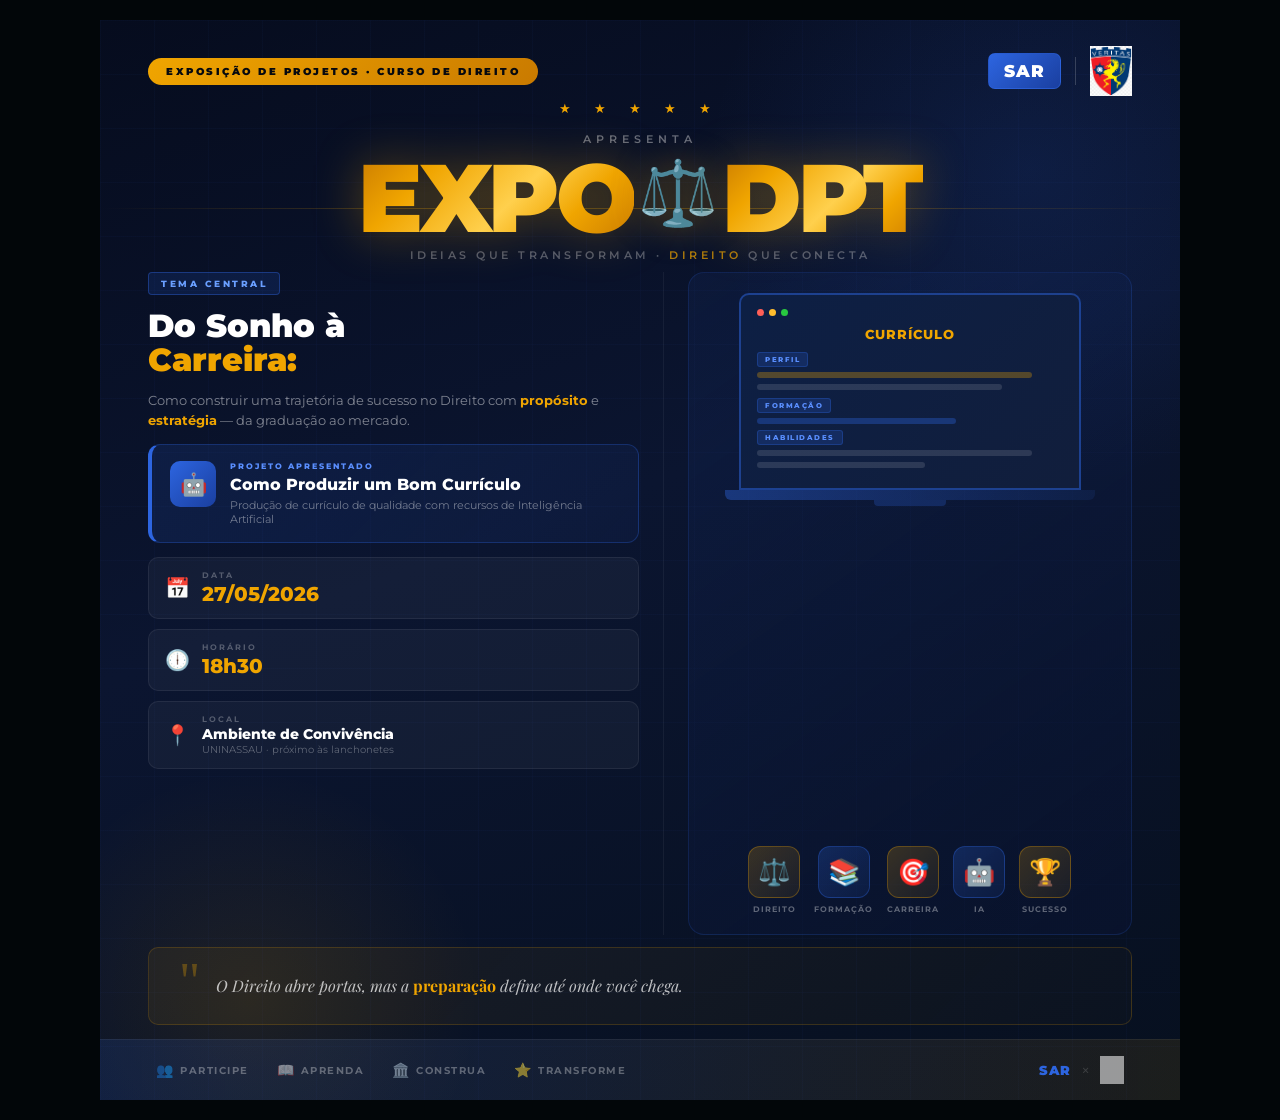
<file: apoio/Imagens/card_expodpt.html>
<!DOCTYPE html>
<html lang="pt-BR">
<head>
<meta charset="UTF-8">
<meta name="viewport" content="width=1080">
<title>EXPODPT — Card de Divulgação</title>
<style>
  @import url('https://fonts.googleapis.com/css2?family=Montserrat:wght@400;600;700;800;900&family=Playfair+Display:ital,wght@0,700;1,700&display=swap');

  * { margin: 0; padding: 0; box-sizing: border-box; }

  body {
    min-height: 100vh;
    display: flex;
    align-items: center;
    justify-content: center;
    background: #020609;
    font-family: 'Montserrat', sans-serif;
    padding: 20px;
  }

  .card {
    width: 1080px;
    height: 1080px;
    flex-shrink: 0;
    position: relative;
    background: linear-gradient(160deg, #060c1e 0%, #0b1530 45%, #07101f 100%);
    overflow: hidden;
    display: flex;
    flex-direction: column;
  }

  /* ── FUNDO ── */
  .bg-grid {
    position: absolute; inset: 0;
    background-image:
      linear-gradient(rgba(45,101,224,0.035) 1px, transparent 1px),
      linear-gradient(90deg, rgba(45,101,224,0.035) 1px, transparent 1px);
    background-size: 54px 54px;
  }
  .bg-glow-blue {
    position: absolute;
    width: 700px; height: 700px;
    border-radius: 50%;
    background: radial-gradient(circle, rgba(45,101,224,0.13) 0%, transparent 65%);
    top: -200px; right: -200px;
    pointer-events: none;
  }
  .bg-glow-gold {
    position: absolute;
    width: 500px; height: 500px;
    border-radius: 50%;
    background: radial-gradient(circle, rgba(240,165,0,0.09) 0%, transparent 65%);
    bottom: -150px; left: -100px;
    pointer-events: none;
  }
  .bg-linha-h {
    position: absolute;
    width: 100%; height: 1px;
    background: linear-gradient(90deg, transparent 0%, rgba(240,165,0,0.25) 30%, rgba(240,165,0,0.25) 70%, transparent 100%);
    top: 188px;
  }

  /* ── TOPO ── */
  .topo {
    position: relative; z-index: 10;
    padding: 26px 48px 0;
    display: flex;
    align-items: center;
    justify-content: space-between;
  }
  .badge-evento {
    background: linear-gradient(135deg, #f0a500, #c97a00);
    color: #06090f;
    font-size: 10px; font-weight: 900;
    letter-spacing: 2.5px; text-transform: uppercase;
    padding: 7px 18px; border-radius: 20px;
  }
  .logos { display: flex; align-items: center; gap: 14px; }
  .logo-sar {
    background: linear-gradient(135deg, #2d65e0, #1a3fa0);
    color: white; font-size: 17px; font-weight: 900;
    letter-spacing: 1px; padding: 7px 15px;
    border-radius: 7px; border: 1px solid rgba(45,101,224,0.5);
  }
  .logo-sep { width: 1px; height: 28px; background: rgba(255,255,255,0.18); }

  /* ── TÍTULO ── */
  .evento-titulo {
    position: relative; z-index: 10;
    text-align: center;
    padding: 12px 48px 0;
  }
  .expo-texto {
    font-size: 11px; font-weight: 600;
    letter-spacing: 5px; color: rgba(255,255,255,0.38);
    text-transform: uppercase; margin-bottom: 4px;
  }
  .expo-nome-wrap { position: relative; display: inline-flex; align-items: center; gap: 0; }
  .expo-nome {
    font-size: 96px; font-weight: 900;
    letter-spacing: -3px; line-height: 1;
    background: linear-gradient(135deg, #c97a00 0%, #f0a500 25%, #ffd04d 55%, #f0a500 75%, #c97a00 100%);
    -webkit-background-clip: text;
    -webkit-text-fill-color: transparent;
    background-clip: text;
    filter: drop-shadow(0 0 24px rgba(240,165,0,0.35));
  }
  .expo-icon {
    font-size: 64px;
    filter: drop-shadow(0 0 16px rgba(240,165,0,0.5));
    margin: 0 4px;
    position: relative;
    top: -6px;
  }
  .expo-subtitulo {
    font-size: 11px; font-weight: 600;
    letter-spacing: 3.5px; color: rgba(255,255,255,0.3);
    text-transform: uppercase; margin-top: 2px;
  }
  .expo-subtitulo em { font-style: normal; color: rgba(240,165,0,0.7); }

  /* ── ESTRELAS ── */
  .estrelas {
    position: relative; z-index: 10;
    text-align: center; padding: 4px 0;
    color: #f0a500; font-size: 13px; letter-spacing: 10px;
  }

  /* ── CORPO CENTRAL (2 colunas) ── */
  .corpo {
    position: relative; z-index: 10;
    flex: 1;
    display: flex;
    gap: 0;
    padding: 0 48px;
    margin-top: 10px;
  }

  /* Coluna esquerda — texto */
  .col-esq {
    flex: 1.05;
    display: flex;
    flex-direction: column;
    gap: 14px;
    padding-right: 24px;
  }

  .tema-tag {
    display: inline-flex;
    background: rgba(45,101,224,0.15);
    border: 1px solid rgba(45,101,224,0.4);
    color: #6a9fff;
    font-size: 9px; font-weight: 800;
    letter-spacing: 2.5px; text-transform: uppercase;
    padding: 5px 12px; border-radius: 4px;
    width: fit-content;
  }
  .tema-titulo {
    font-size: 32px; font-weight: 900;
    color: #ffffff; line-height: 1.05;
  }
  .tema-titulo em { font-style: normal; color: #f0a500; }
  .tema-descricao {
    font-size: 13px; color: rgba(255,255,255,0.48);
    line-height: 1.55; font-weight: 400;
  }
  .tema-descricao strong { color: #f0a500; font-weight: 700; }

  /* Card do projeto */
  .projeto {
    background: linear-gradient(135deg, rgba(45,101,224,0.14), rgba(45,101,224,0.06));
    border: 1px solid rgba(45,101,224,0.3);
    border-left: 4px solid #2d65e0;
    border-radius: 12px;
    padding: 16px 18px;
    display: flex;
    gap: 14px;
    align-items: flex-start;
  }
  .projeto-icone {
    width: 46px; height: 46px;
    background: linear-gradient(135deg, #2d65e0, #1a3fa0);
    border-radius: 10px;
    display: flex; align-items: center; justify-content: center;
    font-size: 22px; flex-shrink: 0;
  }
  .projeto-label {
    font-size: 8px; font-weight: 800; letter-spacing: 2px;
    color: #5a8fff; text-transform: uppercase; margin-bottom: 4px;
  }
  .projeto-titulo {
    font-size: 16px; font-weight: 800; color: #ffffff; line-height: 1.2; margin-bottom: 3px;
  }
  .projeto-sub { font-size: 11px; color: rgba(255,255,255,0.42); }

  /* Info data/hora/local */
  .info-col {
    display: flex;
    flex-direction: column;
    gap: 10px;
  }
  .info-item {
    display: flex; gap: 12px; align-items: center;
    background: rgba(255,255,255,0.04);
    border: 1px solid rgba(255,255,255,0.07);
    border-radius: 10px;
    padding: 12px 16px;
  }
  .info-icone { font-size: 20px; flex-shrink: 0; }
  .info-label {
    font-size: 8px; font-weight: 700; letter-spacing: 2px;
    color: rgba(255,255,255,0.28); text-transform: uppercase; margin-bottom: 2px;
  }
  .info-valor { font-size: 14px; font-weight: 800; color: #ffffff; line-height: 1.2; }
  .info-valor.gold { color: #f0a500; font-size: 20px; }
  .info-sub { font-size: 10px; color: rgba(255,255,255,0.32); margin-top: 1px; }

  /* Coluna direita — visual */
  .col-dir {
    flex: 0.95;
    display: flex;
    flex-direction: column;
    gap: 12px;
    padding-left: 24px;
    border-left: 1px solid rgba(255,255,255,0.05);
  }

  /* Painel visual central */
  .visual-panel {
    flex: 1;
    background: linear-gradient(145deg, rgba(45,101,224,0.08), rgba(10,20,50,0.6));
    border: 1px solid rgba(45,101,224,0.18);
    border-radius: 16px;
    padding: 20px;
    display: flex;
    flex-direction: column;
    align-items: center;
    justify-content: space-between;
    position: relative;
    overflow: hidden;
  }

  /* Elementos visuais CSS — tela de laptop/currículo */
  .mock-laptop {
    width: 100%;
    position: relative;
    display: flex;
    flex-direction: column;
    align-items: center;
  }
  .mock-screen {
    width: 85%;
    background: linear-gradient(135deg, #0d1f44, #111e3c);
    border: 2px solid rgba(45,101,224,0.5);
    border-radius: 10px 10px 0 0;
    padding: 14px 16px;
    min-height: 140px;
    position: relative;
  }
  .mock-screen-bar {
    display: flex; gap: 5px; margin-bottom: 10px;
  }
  .mock-dot {
    width: 7px; height: 7px; border-radius: 50%;
  }
  .mock-dot-r { background: #ff5f57; }
  .mock-dot-y { background: #ffbd2e; }
  .mock-dot-g { background: #28c840; }
  .mock-titulo-doc {
    font-size: 13px; font-weight: 800; color: #f0a500;
    letter-spacing: 1px; text-align: center; margin-bottom: 10px;
    text-transform: uppercase;
  }
  .mock-linha {
    height: 6px; border-radius: 3px;
    background: rgba(255,255,255,0.12);
    margin-bottom: 6px;
  }
  .mock-linha.gold { background: rgba(240,165,0,0.3); }
  .mock-linha.blue { background: rgba(45,101,224,0.35); }
  .mock-linha.w80 { width: 80%; }
  .mock-linha.w65 { width: 65%; }
  .mock-linha.w90 { width: 90%; }
  .mock-linha.w55 { width: 55%; }
  .mock-label-row {
    display: flex; gap: 8px; margin-bottom: 5px;
    align-items: center;
  }
  .mock-tag {
    font-size: 7px; font-weight: 800; letter-spacing: 1.5px;
    text-transform: uppercase; padding: 2px 7px; border-radius: 3px;
    color: #5a8fff; background: rgba(45,101,224,0.2);
    border: 1px solid rgba(45,101,224,0.3);
  }
  .mock-base {
    width: 92%; height: 10px;
    background: linear-gradient(90deg, rgba(45,101,224,0.4), rgba(45,101,224,0.1));
    border-radius: 0 0 6px 6px;
  }
  .mock-stand {
    width: 18%; height: 6px;
    background: rgba(45,101,224,0.25);
    border-radius: 0 0 4px 4px;
  }

  /* Ícones de contexto */
  .icones-row {
    display: flex;
    gap: 14px;
    justify-content: center;
    flex-wrap: wrap;
  }
  .ctx-item {
    display: flex;
    flex-direction: column;
    align-items: center;
    gap: 6px;
  }
  .ctx-icon-wrap {
    width: 52px; height: 52px;
    border-radius: 12px;
    display: flex; align-items: center; justify-content: center;
    font-size: 26px;
    position: relative;
  }
  .ctx-icon-wrap.blue {
    background: linear-gradient(135deg, rgba(45,101,224,0.25), rgba(45,101,224,0.1));
    border: 1px solid rgba(45,101,224,0.35);
  }
  .ctx-icon-wrap.gold {
    background: linear-gradient(135deg, rgba(240,165,0,0.2), rgba(240,165,0,0.07));
    border: 1px solid rgba(240,165,0,0.3);
  }
  .ctx-label {
    font-size: 8px; font-weight: 700; letter-spacing: 1px;
    color: rgba(255,255,255,0.35); text-transform: uppercase;
    text-align: center;
  }

  /* ── CITAÇÃO ── */
  .citacao {
    position: relative; z-index: 10;
    padding: 0 48px;
    margin-top: 12px;
    margin-bottom: 14px;
  }
  .citacao-inner {
    background: linear-gradient(135deg, rgba(240,165,0,0.07), rgba(240,165,0,0.02));
    border: 1px solid rgba(240,165,0,0.18);
    border-radius: 10px;
    padding: 16px 30px;
    display: flex; gap: 16px; align-items: center;
  }
  .citacao-aspas { font-size: 52px; line-height: 1; color: rgba(240,165,0,0.3); font-family: Georgia, serif; flex-shrink: 0; margin-top: -8px; }
  .citacao-texto {
    font-family: 'Playfair Display', serif;
    font-style: italic; font-size: 16px;
    color: rgba(255,255,255,0.72); line-height: 1.55;
  }
  .citacao-texto strong { color: #f0a500; font-style: normal; }

  /* ── RODAPÉ ── */
  .rodape {
    position: relative; z-index: 10;
    padding: 16px 56px;
    background: linear-gradient(90deg, rgba(45,101,224,0.14), rgba(240,165,0,0.09));
    border-top: 1px solid rgba(255,255,255,0.06);
    display: flex;
    align-items: center;
    justify-content: space-between;
  }
  .rodape-icons { display: flex; gap: 28px; align-items: center; }
  .rodape-icon-item { display: flex; gap: 7px; align-items: center; }
  .rodape-icon { font-size: 14px; opacity: 0.5; }
  .rodape-icon-label {
    font-size: 10px; font-weight: 700; letter-spacing: 1.5px;
    color: rgba(255,255,255,0.32); text-transform: uppercase;
  }
  .rodape-marca { display: flex; align-items: center; gap: 10px; }
  .rodape-sar { font-size: 13px; font-weight: 900; color: #2d65e0; letter-spacing: 1px; }
  .rodape-sep { color: rgba(255,255,255,0.15); }
</style>
</head>
<body>
<div class="card">
  <div class="bg-grid"></div>
  <div class="bg-glow-blue"></div>
  <div class="bg-glow-gold"></div>
  <div class="bg-linha-h"></div>

  <!-- TOPO -->
  <div class="topo">
    <div class="badge-evento">Exposição de Projetos · Curso de Direito</div>
    <div class="logos">
      <div class="logo-sar">SAR</div>
      <div class="logo-sep"></div>
      <img src="logo_nassao.png" alt="UNINASSAU" style="height:50px;object-fit:contain;">
    </div>
  </div>

  <!-- ESTRELAS + TÍTULO -->
  <div class="estrelas">★ ★ ★ ★ ★</div>
  <div class="evento-titulo">
    <div class="expo-texto">Apresenta</div>
    <div class="expo-nome-wrap">
      <span class="expo-nome">EXPO</span>
      <span class="expo-icon">⚖️</span>
      <span class="expo-nome">DPT</span>
    </div>
    <div class="expo-subtitulo">Ideias que transformam · <em>Direito</em> que conecta</div>
  </div>

  <!-- CORPO 2 COLUNAS -->
  <div class="corpo">

    <!-- COLUNA ESQUERDA -->
    <div class="col-esq">

      <div>
        <div class="tema-tag">Tema Central</div>
      </div>

      <div class="tema-titulo">
        Do Sonho à<br><em>Carreira:</em>
      </div>

      <div class="tema-descricao">
        Como construir uma trajetória de sucesso no Direito com <strong>propósito</strong> e <strong>estratégia</strong> — da graduação ao mercado.
      </div>

      <div class="projeto">
        <div class="projeto-icone">🤖</div>
        <div>
          <div class="projeto-label">Projeto Apresentado</div>
          <div class="projeto-titulo">Como Produzir um Bom Currículo</div>
          <div class="projeto-sub">Produção de currículo de qualidade com recursos de Inteligência Artificial</div>
        </div>
      </div>

      <div class="info-col">
        <div class="info-item">
          <div class="info-icone">📅</div>
          <div>
            <div class="info-label">Data</div>
            <div class="info-valor gold">27/05/2026</div>
          </div>
        </div>
        <div class="info-item">
          <div class="info-icone">🕕</div>
          <div>
            <div class="info-label">Horário</div>
            <div class="info-valor gold">18h30</div>
          </div>
        </div>
        <div class="info-item">
          <div class="info-icone">📍</div>
          <div>
            <div class="info-label">Local</div>
            <div class="info-valor">Ambiente de Convivência</div>
            <div class="info-sub">UNINASSAU · próximo às lanchonetes</div>
          </div>
        </div>
      </div>

    </div>

    <!-- COLUNA DIREITA — visual -->
    <div class="col-dir">

      <div class="visual-panel">

        <!-- Mockup de laptop com currículo -->
        <div class="mock-laptop">
          <div class="mock-screen">
            <div class="mock-screen-bar">
              <div class="mock-dot mock-dot-r"></div>
              <div class="mock-dot mock-dot-y"></div>
              <div class="mock-dot mock-dot-g"></div>
            </div>
            <div class="mock-titulo-doc">Currículo</div>
            <div class="mock-label-row"><div class="mock-tag">Perfil</div></div>
            <div class="mock-linha gold w90"></div>
            <div class="mock-linha w80" style="margin-bottom:8px;"></div>
            <div class="mock-label-row"><div class="mock-tag">Formação</div></div>
            <div class="mock-linha blue w65"></div>
            <div class="mock-label-row"><div class="mock-tag">Habilidades</div></div>
            <div class="mock-linha w90"></div>
            <div class="mock-linha w55"></div>
          </div>
          <div class="mock-base"></div>
          <div class="mock-stand"></div>
        </div>

        <!-- Ícones de contexto -->
        <div class="icones-row">
          <div class="ctx-item">
            <div class="ctx-icon-wrap gold">⚖️</div>
            <div class="ctx-label">Direito</div>
          </div>
          <div class="ctx-item">
            <div class="ctx-icon-wrap blue">📚</div>
            <div class="ctx-label">Formação</div>
          </div>
          <div class="ctx-item">
            <div class="ctx-icon-wrap gold">🎯</div>
            <div class="ctx-label">Carreira</div>
          </div>
          <div class="ctx-item">
            <div class="ctx-icon-wrap blue">🤖</div>
            <div class="ctx-label">IA</div>
          </div>
          <div class="ctx-item">
            <div class="ctx-icon-wrap gold">🏆</div>
            <div class="ctx-label">Sucesso</div>
          </div>
        </div>

      </div>

    </div>
  </div>

  <!-- CITAÇÃO -->
  <div class="citacao">
    <div class="citacao-inner">
      <div class="citacao-aspas">"</div>
      <div class="citacao-texto">
        O Direito abre portas, mas a <strong>preparação</strong> define até onde você chega.
      </div>
    </div>
  </div>

  <!-- RODAPÉ -->
  <div class="rodape">
    <div class="rodape-icons">
      <div class="rodape-icon-item"><span class="rodape-icon">👥</span><span class="rodape-icon-label">Participe</span></div>
      <div class="rodape-icon-item"><span class="rodape-icon">📖</span><span class="rodape-icon-label">Aprenda</span></div>
      <div class="rodape-icon-item"><span class="rodape-icon">🏛️</span><span class="rodape-icon-label">Construa</span></div>
      <div class="rodape-icon-item"><span class="rodape-icon">⭐</span><span class="rodape-icon-label">Transforme</span></div>
    </div>
    <div class="rodape-marca">
      <div class="rodape-sar">SAR</div>
      <div class="rodape-sep">×</div>
      <img src="logo_nassao.png" alt="UNINASSAU" style="height:28px;object-fit:contain;filter:brightness(0) invert(1);opacity:0.55;">
    </div>
  </div>

</div>
</body>
</html>
</file>
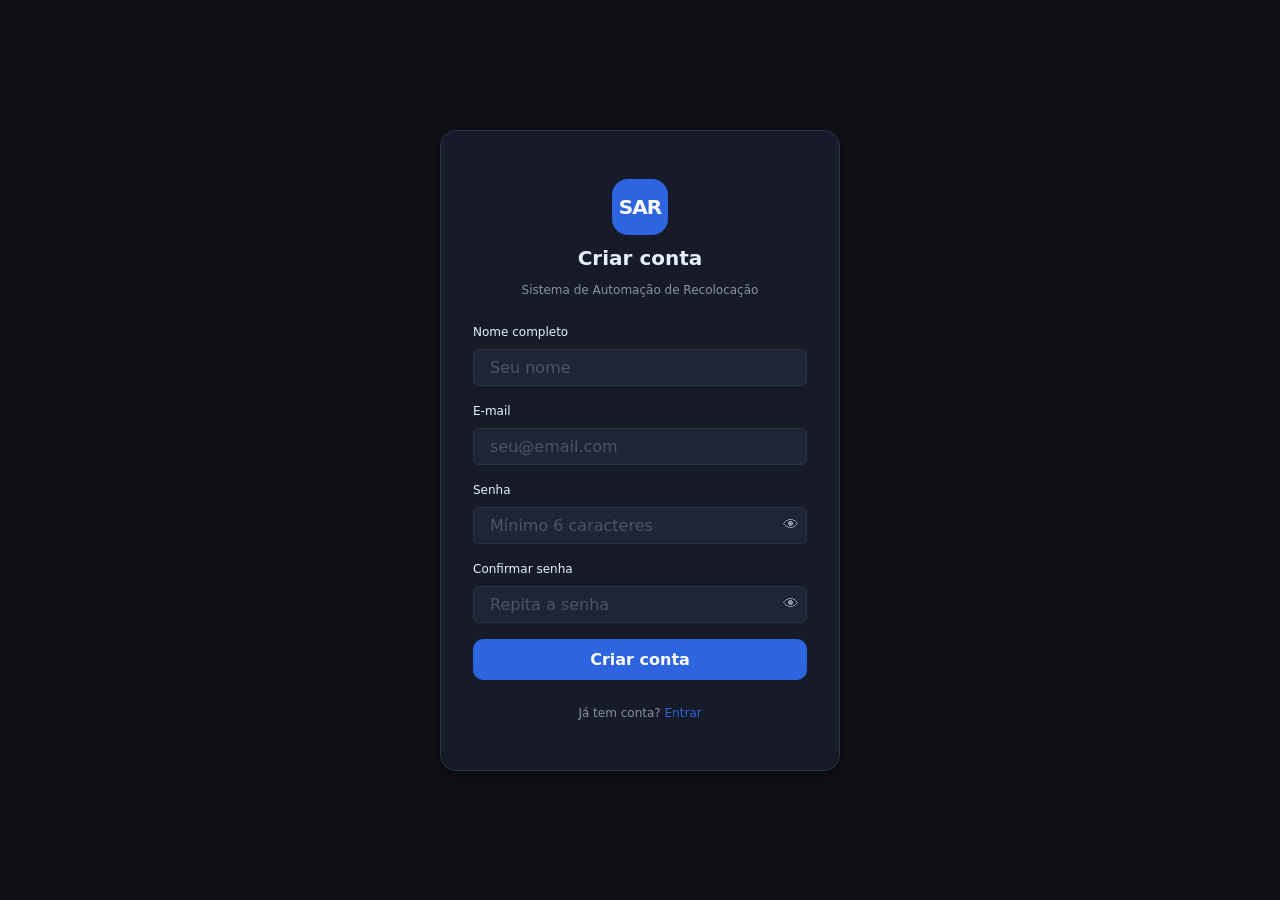
<file: frontend/telas/cadastro.html>
<!DOCTYPE html>
<html lang="pt-BR">
<head>
  <meta charset="UTF-8" />
  <meta name="viewport" content="width=device-width, initial-scale=1.0" />
  <title>SAR — Criar conta</title>
  <link rel="stylesheet" href="/frontend/estilos/visual.css" />
</head>
<body>

  <main class="auth-pagina">
    <div class="auth-card">

      <div class="auth-marca">
        <div class="auth-logo">SAR</div>
        <h1 class="auth-titulo">Criar conta</h1>
        <p class="auth-subtitulo">Sistema de Automação de Recolocação</p>
      </div>

      <div id="aviso-global" class="auth-aviso" role="alert"></div>

      <form id="form-cadastro" class="auth-formulario" novalidate>

        <div class="form-grupo" id="grupo-nome">
          <label class="form-label" for="nome">Nome completo</label>
          <input
            class="form-input"
            type="text"
            id="nome"
            name="nome"
            placeholder="Seu nome"
            autocomplete="name"
            required
          />
          <span class="form-mensagem-erro" id="erro-nome"></span>
        </div>

        <div class="form-grupo" id="grupo-email">
          <label class="form-label" for="email">E-mail</label>
          <input
            class="form-input"
            type="email"
            id="email"
            name="email"
            placeholder="seu@email.com"
            autocomplete="email"
            required
          />
          <span class="form-mensagem-erro" id="erro-email"></span>
        </div>

        <div class="form-grupo" id="grupo-senha">
          <label class="form-label" for="senha">Senha</label>
          <div class="input-senha-wrapper">
            <input
              class="form-input"
              type="password"
              id="senha"
              name="senha"
              placeholder="Mínimo 6 caracteres"
              autocomplete="new-password"
              required
            />
            <button type="button" class="btn-olho" id="olho-senha" aria-label="Mostrar senha">👁</button>
          </div>
          <span class="form-mensagem-erro" id="erro-senha"></span>
        </div>

        <div class="form-grupo" id="grupo-confirmar-senha">
          <label class="form-label" for="confirmar-senha">Confirmar senha</label>
          <div class="input-senha-wrapper">
            <input
              class="form-input"
              type="password"
              id="confirmar-senha"
              name="confirmar-senha"
              placeholder="Repita a senha"
              autocomplete="new-password"
              required
            />
            <button type="button" class="btn-olho" id="olho-confirmar" aria-label="Mostrar confirmação">👁</button>
          </div>
          <span class="form-mensagem-erro" id="erro-confirmar-senha"></span>
        </div>

        <button type="submit" id="btn-cadastrar" class="btn btn-primario btn-auth">
          Criar conta
        </button>

      </form>

      <p class="auth-rodape">
        Já tem conta? <a href="/login">Entrar</a>
      </p>

    </div>
  </main>

  <script src="/integracao/rotas/api.js"></script>
  <script src="/frontend/scripts/cadastro.js"></script>

</body>
</html>
</file>
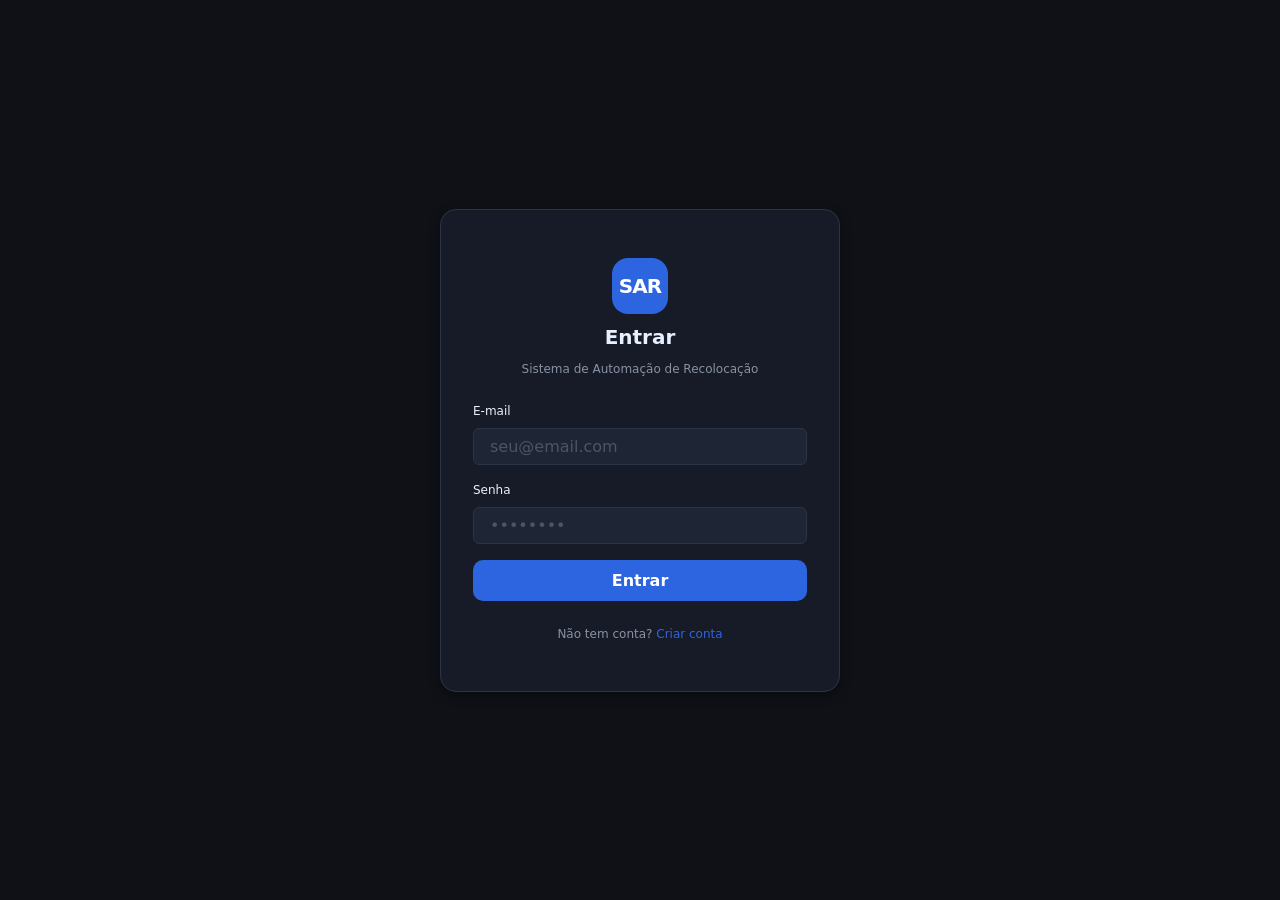
<file: frontend/telas/login.html>
<!DOCTYPE html>
<html lang="pt-BR">
<head>
  <meta charset="UTF-8" />
  <meta name="viewport" content="width=device-width, initial-scale=1.0" />
  <title>SAR — Entrar</title>
  <link rel="stylesheet" href="/frontend/estilos/visual.css" />
</head>
<body>

  <main class="auth-pagina">
    <div class="auth-card">

      <div class="auth-marca">
        <div class="auth-logo">SAR</div>
        <h1 class="auth-titulo">Entrar</h1>
        <p class="auth-subtitulo">Sistema de Automação de Recolocação</p>
      </div>

      <div id="aviso-global" class="auth-aviso" role="alert"></div>

      <form id="form-login" class="auth-formulario" novalidate>

        <div class="form-grupo" id="grupo-email">
          <label class="form-label" for="email">E-mail</label>
          <input
            class="form-input"
            type="email"
            id="email"
            name="email"
            placeholder="seu@email.com"
            autocomplete="email"
            required
          />
          <span class="form-mensagem-erro" id="erro-email"></span>
        </div>

        <div class="form-grupo" id="grupo-senha">
          <label class="form-label" for="senha">Senha</label>
          <input
            class="form-input"
            type="password"
            id="senha"
            name="senha"
            placeholder="••••••••"
            autocomplete="current-password"
            required
          />
          <span class="form-mensagem-erro" id="erro-senha"></span>
        </div>

        <button type="submit" id="btn-entrar" class="btn btn-primario btn-auth">
          Entrar
        </button>

      </form>

      <p class="auth-rodape">
        Não tem conta? <a href="/cadastrar">Criar conta</a>
      </p>

    </div>
  </main>

  <script src="/integracao/rotas/api.js"></script>
  <script src="/frontend/scripts/login.js"></script>

</body>
</html>
</file>
<file: frontend/estilos/visual.css>
/* ============================================================
   SAR — visual.css
   Design system global. Único arquivo CSS do sistema.
   ============================================================ */

/* ------------------------------------------------------------
   1. TOKENS DE DESIGN
------------------------------------------------------------ */
:root {
  /* Fundos */
  --fundo:           #0f1117;
  --superficie:      #161b27;
  --card:            #1e2535;
  --card-hover:      #243048;
  --borda:           #2a3447;
  --borda-sutil:     #1e2535;

  /* Marca */
  --primaria:        #2d65e0;
  --primaria-hover:  #3d75f0;
  --primaria-suave:  rgba(45, 101, 224, 0.15);

  /* Texto */
  --texto:           #e8f0ff;
  --texto-sec:       #8892a4;
  --texto-des:       #4a5568;

  /* Feedback */
  --sucesso:         #22c55e;
  --sucesso-suave:   rgba(34, 197, 94, 0.12);
  --aviso:           #f59e0b;
  --erro:            #ef4444;
  --erro-suave:      rgba(239, 68, 68, 0.12);

  /* Badges — regime */
  --badge-clt:       #3b82f6;
  --badge-pj:        #8b5cf6;
  --badge-estagio:   #06b6d4;
  --badge-outro:     #6b7280;

  /* Badges — modalidade */
  --badge-remoto:    #10b981;
  --badge-presencial:#f59e0b;
  --badge-hibrido:   #a78bfa;

  /* Espaçamento */
  --esp-xs:  4px;
  --esp-sm:  8px;
  --esp-md:  16px;
  --esp-lg:  24px;
  --esp-xl:  32px;
  --esp-2xl: 48px;

  /* Tipografia */
  --fonte:      system-ui, -apple-system, "Segoe UI", sans-serif;
  --fonte-xs:   0.6875rem;
  --fonte-sm:   0.75rem;
  --fonte-md:   0.875rem;
  --fonte-base: 1rem;
  --fonte-lg:   1.125rem;
  --fonte-xl:   1.25rem;
  --fonte-2xl:  1.5rem;

  /* Bordas */
  --raio-sm:   6px;
  --raio-md:   10px;
  --raio-lg:   16px;
  --raio-full: 9999px;

  /* Sombras */
  --sombra-sm: 0 1px 3px rgba(0,0,0,0.3);
  --sombra-md: 0 4px 12px rgba(0,0,0,0.4);

  /* Transição padrão */
  --transicao: 0.18s ease;

  /* Layout */
  --sidebar-largura: 220px;
}

/* ------------------------------------------------------------
   2. RESET
------------------------------------------------------------ */
*, *::before, *::after { box-sizing: border-box; margin: 0; padding: 0; }

html, body { height: 100%; }

body {
  font-family: var(--fonte);
  font-size: var(--fonte-base);
  color: var(--texto);
  background: var(--fundo);
  line-height: 1.5;
  -webkit-font-smoothing: antialiased;
}

a    { color: inherit; text-decoration: none; }
ul   { list-style: none; }
button { cursor: pointer; font-family: var(--fonte); border: none; background: none; }

/* ------------------------------------------------------------
   3. LAYOUT PRINCIPAL
------------------------------------------------------------ */
.app-layout {
  display: flex;
  height: 100vh;
  height: calc(var(--vh, 1vh) * 100); /* viewport real, calculado via JS */
  overflow: hidden;
}

/* ------------------------------------------------------------
   HOME — layout semântico responsivo
------------------------------------------------------------ */
.home-secao {
  position: relative;
  overflow-y: auto;
  overflow-x: hidden;
  -webkit-overflow-scrolling: touch;
}

.home-bg {
  position: fixed;
  inset: 0;
  background: url('/imagens/tela_fundo.png') center center / cover no-repeat;
  opacity: 0.35;
  pointer-events: none;
  z-index: 0;
}

.home-gradiente {
  position: fixed;
  inset: 0;
  background: linear-gradient(90deg, rgba(13,22,50,0.92) 0%, rgba(13,22,50,0.65) 50%, rgba(13,22,50,0.2) 100%);
  pointer-events: none;
  z-index: 0;
}

.home-corpo {
  position: relative;
  z-index: 2;
  padding: 48px 56px;
  max-width: 580px;
  display: flex;
  flex-direction: column;
  gap: 0;
  min-height: 100%;
}

.home-tag {
  font-size: 11px;
  font-weight: 700;
  letter-spacing: 3px;
  color: rgba(255,255,255,0.4);
  text-transform: uppercase;
  margin-bottom: 12px;
}

.home-titulo {
  font-size: 42px;
  font-weight: 900;
  color: #ffffff;
  line-height: 1.1;
  margin-bottom: 8px;
}

.home-titulo span { color: #2d65e0; }

.home-saudacao {
  font-size: 16px;
  color: rgba(255,255,255,0.55);
  margin-bottom: 32px;
  line-height: 1.5;
}

.home-cards {
  display: flex;
  flex-direction: column;
  gap: 12px;
}

.home-card {
  display: flex;
  gap: 16px;
  align-items: center;
  padding: 16px 20px;
  border-radius: 12px;
  cursor: pointer;
  transition: background 0.2s, transform 0.15s;
  border-left: 4px solid transparent;
}

.home-card:hover  { transform: translateX(4px); }
.home-card:active { transform: scale(0.98); }

.home-card--vagas    { background: rgba(45,101,224,0.15); border: 1px solid rgba(45,101,224,0.35); border-left-color: #2d65e0; }
.home-card--vagas:hover { background: rgba(45,101,224,0.25); }
.home-card--perfil   { background: rgba(240,165,0,0.1); border: 1px solid rgba(240,165,0,0.3); border-left-color: #f0a500; }
.home-card--perfil:hover { background: rgba(240,165,0,0.2); }
.home-card--curriculo { background: rgba(255,255,255,0.05); border: 1px solid rgba(255,255,255,0.1); border-left-color: rgba(255,255,255,0.3); }
.home-card--curriculo:hover { background: rgba(255,255,255,0.1); }
.home-card--sobre    { background: rgba(45,101,224,0.08); border: 1px solid rgba(45,101,224,0.2); border-left-color: rgba(45,101,224,0.5); }
.home-card--sobre:hover { background: rgba(45,101,224,0.18); }

.home-card-icon  { font-size: 28px; flex-shrink: 0; }
.home-card-titulo { font-size: 14px; font-weight: 800; color: #fff; margin-bottom: 2px; }
.home-card-desc  { font-size: 12px; color: rgba(255,255,255,0.45); line-height: 1.4; }

/* ------------------------------------------------------------
   4. SIDEBAR
------------------------------------------------------------ */
.sidebar {
  width: var(--sidebar-largura);
  min-width: var(--sidebar-largura);
  background: var(--superficie);
  border-right: 1px solid var(--borda);
  display: flex;
  flex-direction: column;
  padding: var(--esp-lg) 0;
  overflow-y: auto;
}

.sidebar-logo {
  padding: 0 var(--esp-lg) var(--esp-lg);
  border-bottom: 1px solid var(--borda);
  margin-bottom: var(--esp-md);
}

.logo-principal {
  font-size: var(--fonte-xl);
  font-weight: 800;
  color: var(--texto);
  letter-spacing: -0.5px;
}

.logo-sub {
  font-size: var(--fonte-sm);
  color: var(--texto-sec);
  margin-top: 2px;
}

.sidebar-nav {
  flex: 1;
  padding: 0 var(--esp-sm);
  display: flex;
  flex-direction: column;
  gap: var(--esp-xs);
}

.nav-item {
  display: flex;
  align-items: center;
  gap: var(--esp-md);
  padding: 10px var(--esp-md);
  border-radius: var(--raio-md);
  font-size: var(--fonte-md);
  color: var(--texto-sec);
  transition: background var(--transicao), color var(--transicao);
  cursor: pointer;
  user-select: none;
}

.nav-item:hover               { background: var(--card); color: var(--texto); }
.nav-item.ativo               { background: var(--primaria-suave); color: var(--primaria); font-weight: 600; }
.nav-item .nav-icone          { font-size: var(--fonte-lg); width: 22px; text-align: center; flex-shrink: 0; }

.nav-item.bloqueado           { opacity: 0.38; cursor: not-allowed; pointer-events: none; }
.nav-item.bloqueado::after    { content: "🔒"; font-size: 0.6rem; margin-left: auto; }

/* Banner de onboarding — visível até o currículo ser importado */
.onboarding-aviso {
  display: flex;
  align-items: flex-start;
  gap: var(--esp-md);
  padding: var(--esp-md) var(--esp-xl);
  background: var(--primaria-suave);
  border-bottom: 1px solid var(--primaria);
  font-size: var(--fonte-md);
  color: var(--texto);
  flex-shrink: 0;
}
.onboarding-aviso-icone { font-size: 1.4rem; flex-shrink: 0; line-height: 1.4; }
.onboarding-aviso-parcial { background: #fefce8; border-bottom-color: var(--aviso); font-size: 14px; color: #78350f; font-weight: 500; }

.sidebar-footer {
  padding: var(--esp-md) var(--esp-lg) 0;
  border-top: 1px solid var(--borda);
  margin-top: var(--esp-lg);
}

.status-conexao {
  display: flex;
  align-items: center;
  gap: var(--esp-sm);
  font-size: var(--fonte-sm);
  color: var(--texto-sec);
}

.status-ponto {
  width: 8px;
  height: 8px;
  border-radius: var(--raio-full);
  background: var(--texto-des);
  flex-shrink: 0;
  transition: background var(--transicao);
}

.status-ponto.online  { background: var(--sucesso); box-shadow: 0 0 6px var(--sucesso); }
.status-ponto.offline { background: var(--erro); }

/* ------------------------------------------------------------
   5. CONTEÚDO PRINCIPAL
------------------------------------------------------------ */
.main-content {
  flex: 1;
  display: flex;
  flex-direction: column;
  overflow: hidden;
}

.page-header {
  display: flex;
  align-items: center;
  justify-content: space-between;
  padding: var(--esp-lg) var(--esp-xl);
  border-bottom: 1px solid var(--borda);
  flex-shrink: 0;
  gap: var(--esp-md);
}

.page-titulo {
  font-size: var(--fonte-xl);
  font-weight: 700;
  color: var(--texto);
}

.page-contagem {
  font-size: var(--fonte-md);
  color: var(--texto-sec);
  margin-left: var(--esp-sm);
  font-weight: 400;
}

.page-acoes {
  display: flex;
  align-items: center;
  gap: var(--esp-sm);
}

.sync-status {
  font-size: var(--fonte-sm);
  color: var(--texto-des);
}

/* ------------------------------------------------------------
   6. BOTÕES
------------------------------------------------------------ */
.btn {
  display: inline-flex;
  align-items: center;
  gap: var(--esp-sm);
  padding: var(--esp-sm) var(--esp-md);
  border-radius: var(--raio-md);
  font-size: var(--fonte-md);
  font-weight: 500;
  transition: background var(--transicao), opacity var(--transicao);
  white-space: nowrap;
}

.btn:active:not(:disabled) { transform: scale(0.97); }
.btn:disabled              { opacity: 0.45; cursor: not-allowed; }

.btn-primario                       { background: var(--primaria); color: #fff; }
.btn-primario:hover:not(:disabled)  { background: var(--primaria-hover); }

.btn-secundario                      { background: var(--card); color: var(--texto); border: 1px solid var(--borda); }
.btn-secundario:hover:not(:disabled) { background: var(--card-hover); }

.btn-ghost                      { background: transparent; color: var(--texto-sec); }
.btn-ghost:hover:not(:disabled) { background: var(--card); color: var(--texto); }

.icone-sync { display: inline-block; transition: transform 0.5s ease; }
.sincronizando .icone-sync { animation: girar 0.9s linear infinite; }

@keyframes girar { to { transform: rotate(360deg); } }

/* ------------------------------------------------------------
   7. BARRA DE FILTROS
------------------------------------------------------------ */
.filtros-bar {
  display: flex;
  align-items: center;
  gap: var(--esp-sm);
  padding: var(--esp-md) var(--esp-xl);
  border-bottom: 1px solid var(--borda);
  flex-shrink: 0;
  flex-wrap: wrap;
}

.filtro-label {
  font-size: var(--fonte-sm);
  color: var(--texto-sec);
  font-weight: 500;
}

.filtro-chip {
  display: inline-flex;
  align-items: center;
  gap: var(--esp-xs);
  padding: 5px var(--esp-md);
  border-radius: var(--raio-full);
  font-size: var(--fonte-sm);
  font-weight: 500;
  border: 1px solid var(--borda);
  color: var(--texto-sec);
  background: var(--card);
  cursor: pointer;
  transition: background var(--transicao), color var(--transicao), border-color var(--transicao);
  user-select: none;
}

.filtro-chip:hover      { background: var(--card-hover); color: var(--texto); }
.filtro-chip.ativo      { background: var(--primaria-suave); color: var(--primaria); border-color: var(--primaria); }

.filtro-limpar {
  margin-left: auto;
  font-size: var(--fonte-sm);
  color: var(--texto-sec);
  cursor: pointer;
  padding: 5px var(--esp-sm);
  border-radius: var(--raio-sm);
  transition: color var(--transicao);
}
.filtro-limpar:hover { color: var(--texto); }

/* ------------------------------------------------------------
   8. ÁREA DE SCROLL
------------------------------------------------------------ */
.content-scroll {
  flex: 1;
  overflow-y: auto;
  padding: var(--esp-xl);
}

/* ------------------------------------------------------------
   9. GRID DE VAGAS
------------------------------------------------------------ */
.vagas-grid {
  display: grid;
  grid-template-columns: repeat(auto-fill, minmax(300px, 1fr));
  gap: var(--esp-lg);
}

/* ------------------------------------------------------------
   10. CARD DE VAGA
------------------------------------------------------------ */
.vaga-card {
  background: var(--card);
  border: 1px solid var(--borda);
  border-radius: var(--raio-lg);
  padding: var(--esp-lg);
  display: flex;
  flex-direction: column;
  gap: var(--esp-md);
  transition: border-color var(--transicao), box-shadow var(--transicao), transform 0.15s ease;
}

.vaga-card:hover {
  border-color: var(--primaria);
  box-shadow: var(--sombra-md);
  transform: translateY(-2px);
}

.card-topo {
  display: flex;
  align-items: flex-start;
  gap: var(--esp-md);
}

.card-avatar {
  width: 42px;
  height: 42px;
  border-radius: var(--raio-md);
  background: var(--primaria-suave);
  border: 1px solid var(--borda);
  display: flex;
  align-items: center;
  justify-content: center;
  font-size: var(--fonte-md);
  font-weight: 700;
  color: var(--primaria);
  flex-shrink: 0;
  overflow: hidden;
}

.card-avatar img {
  width: 100%;
  height: 100%;
  object-fit: cover;
  border-radius: inherit;
}

.card-empresa-wrap { flex: 1; min-width: 0; }

.card-empresa {
  font-size: var(--fonte-sm);
  color: var(--texto-sec);
  white-space: nowrap;
  overflow: hidden;
  text-overflow: ellipsis;
}

.card-titulo {
  font-size: var(--fonte-base);
  font-weight: 700;
  color: var(--texto);
  line-height: 1.3;
  margin-top: 2px;
  display: -webkit-box;
  -webkit-line-clamp: 2;
  -webkit-box-orient: vertical;
  overflow: hidden;
}

.card-local {
  display: flex;
  align-items: center;
  gap: var(--esp-xs);
  font-size: var(--fonte-sm);
  color: var(--texto-sec);
}

.card-badges {
  display: flex;
  flex-wrap: wrap;
  gap: var(--esp-xs);
}

/* ------------------------------------------------------------
   11. BADGES
------------------------------------------------------------ */
.badge {
  display: inline-flex;
  align-items: center;
  padding: 3px 8px;
  border-radius: var(--raio-full);
  font-size: var(--fonte-xs);
  font-weight: 600;
  letter-spacing: 0.3px;
  text-transform: uppercase;
}

.badge-clt        { background: rgba(59,130,246,0.15);  color: var(--badge-clt); }
.badge-pj         { background: rgba(139,92,246,0.15);  color: var(--badge-pj); }
.badge-estagio    { background: rgba(6,182,212,0.15);   color: var(--badge-estagio); }
.badge-outro      { background: rgba(107,114,128,0.15); color: var(--badge-outro); }
.badge-remoto     { background: rgba(16,185,129,0.15);  color: var(--badge-remoto); }
.badge-presencial { background: rgba(245,158,11,0.15);  color: var(--badge-presencial); }
.badge-hibrido    { background: rgba(167,139,250,0.15); color: var(--badge-hibrido); }

/* ------------------------------------------------------------
   12. RODAPÉ DO CARD
------------------------------------------------------------ */
.card-salario {
  font-size: var(--fonte-md);
  color: var(--sucesso);
  font-weight: 600;
}

.card-salario.a-combinar {
  color: var(--texto-des);
  font-weight: 400;
  font-style: italic;
}

.card-rodape {
  display: flex;
  align-items: center;
  justify-content: space-between;
  margin-top: auto;
  padding-top: var(--esp-md);
  border-top: 1px solid var(--borda-sutil);
  gap: var(--esp-sm);
}

.card-data {
  font-size: var(--fonte-sm);
  color: var(--texto-des);
}

/* ------------------------------------------------------------
   13. ESTADOS
------------------------------------------------------------ */
.estado-container {
  display: flex;
  flex-direction: column;
  align-items: center;
  justify-content: center;
  gap: var(--esp-md);
  padding: var(--esp-2xl);
  text-align: center;
  grid-column: 1 / -1;
}

.estado-icone      { font-size: 3rem; opacity: 0.5; }
.estado-titulo     { font-size: var(--fonte-lg); font-weight: 600; color: var(--texto); }
.estado-descricao  { font-size: var(--fonte-md); color: var(--texto-sec); max-width: 360px; }

/* Skeleton loader */
@keyframes shimmer {
  from { background-position: 200% 0; }
  to   { background-position: -200% 0; }
}

.skeleton {
  background: linear-gradient(90deg, var(--card) 25%, var(--card-hover) 50%, var(--card) 75%);
  background-size: 200% 100%;
  animation: shimmer 1.4s infinite;
  border-radius: var(--raio-sm);
  color: transparent !important;
}

/* ------------------------------------------------------------
   14. SEÇÕES DE CONTEÚDO (navegação SPA)
------------------------------------------------------------ */
.secao {
  flex: 1;
  display: flex;
  flex-direction: column;
  overflow: hidden;
}

.secao.hidden { display: none !important; }

/* ------------------------------------------------------------
   15. PÁGINA SOBRE
------------------------------------------------------------ */
.sobre-hero {
  text-align: center;
  padding: var(--esp-2xl) var(--esp-xl);
  border-bottom: 1px solid var(--borda);
  margin-bottom: var(--esp-xl);
}

.sobre-logo {
  display: inline-flex;
  align-items: center;
  justify-content: center;
  width: 72px;
  height: 72px;
  border-radius: var(--raio-lg);
  background: var(--primaria);
  font-size: var(--fonte-2xl);
  font-weight: 800;
  color: #fff;
  letter-spacing: -1px;
  margin-bottom: var(--esp-lg);
}

.sobre-titulo {
  font-size: var(--fonte-2xl);
  font-weight: 700;
  color: var(--texto);
  margin-bottom: var(--esp-sm);
}

.sobre-tagline {
  font-size: var(--fonte-base);
  color: var(--texto-sec);
  max-width: 520px;
  margin: 0 auto;
}

.sobre-secao {
  max-width: 860px;
  margin: 0 auto var(--esp-xl);
  padding: 0 var(--esp-xl);
}

.sobre-secao-titulo {
  font-size: var(--fonte-lg);
  font-weight: 700;
  color: var(--texto);
  margin-bottom: var(--esp-md);
  padding-bottom: var(--esp-sm);
  border-bottom: 1px solid var(--borda);
}

.sobre-texto {
  font-size: var(--fonte-md);
  color: var(--texto-sec);
  line-height: 1.7;
  margin-bottom: var(--esp-md);
}

/* Informações acadêmicas */
.sobre-academico {
  display: grid;
  grid-template-columns: 1fr 1fr;
  gap: var(--esp-md);
}

.academico-item {
  background: var(--card);
  border: 1px solid var(--borda);
  border-radius: var(--raio-md);
  padding: var(--esp-md);
  display: flex;
  flex-direction: column;
  gap: var(--esp-xs);
}

.academico-label {
  font-size: var(--fonte-xs);
  font-weight: 600;
  text-transform: uppercase;
  letter-spacing: 0.5px;
  color: var(--texto-sec);
}

.academico-valor {
  font-size: var(--fonte-md);
  font-weight: 600;
  color: var(--texto);
}

.academico-placeholder {
  color: var(--texto-des);
  font-style: italic;
  font-weight: 400;
}

/* Grid da equipe */
.equipe-grid {
  display: grid;
  grid-template-columns: repeat(auto-fill, minmax(160px, 1fr));
  gap: var(--esp-md);
}

.equipe-card {
  background: var(--card);
  border: 1px solid var(--borda);
  border-radius: var(--raio-lg);
  padding: var(--esp-lg) var(--esp-md);
  display: flex;
  flex-direction: column;
  align-items: center;
  gap: var(--esp-sm);
  text-align: center;
  transition: border-color var(--transicao), transform 0.15s ease;
}

.equipe-card:hover {
  border-color: var(--primaria);
  transform: translateY(-2px);
}

.equipe-avatar {
  width: 56px;
  height: 56px;
  border-radius: var(--raio-full);
  background: var(--primaria-suave);
  border: 2px solid var(--borda);
  display: flex;
  align-items: center;
  justify-content: center;
  font-size: var(--fonte-lg);
  font-weight: 700;
  color: var(--primaria);
}

.equipe-nome {
  font-size: var(--fonte-md);
  font-weight: 600;
  color: var(--texto);
  line-height: 1.3;
}

.equipe-funcao {
  font-size: var(--fonte-sm);
  color: var(--texto-sec);
}

/* Card do desenvolvedor */
.dev-footer {
  max-width: 860px;
  margin: var(--esp-xl) auto var(--esp-2xl);
  padding: 0 var(--esp-xl);
}

.dev-card {
  background: var(--superficie);
  border: 1px solid var(--borda);
  border-radius: var(--raio-lg);
  padding: var(--esp-xl);
  display: flex;
  align-items: center;
  gap: var(--esp-xl);
}

.dev-avatar {
  width: 72px;
  height: 72px;
  border-radius: var(--raio-full);
  background: var(--primaria-suave);
  border: 2px solid var(--primaria);
  display: flex;
  align-items: center;
  justify-content: center;
  font-size: var(--fonte-xl);
  font-weight: 700;
  color: var(--primaria);
  flex-shrink: 0;
}

.dev-info { flex: 1; }

.dev-nome {
  font-size: var(--fonte-lg);
  font-weight: 700;
  color: var(--texto);
}

.dev-cargo {
  font-size: var(--fonte-md);
  color: var(--primaria);
  margin-top: 2px;
}

.dev-descricao {
  font-size: var(--fonte-sm);
  color: var(--texto-sec);
  margin-top: var(--esp-sm);
  line-height: 1.6;
}

.dev-links {
  display: flex;
  gap: var(--esp-sm);
  margin-top: var(--esp-md);
  flex-wrap: wrap;
}

.dev-link {
  display: inline-flex;
  align-items: center;
  gap: var(--esp-xs);
  padding: 6px var(--esp-md);
  border-radius: var(--raio-full);
  font-size: var(--fonte-sm);
  font-weight: 500;
  border: 1px solid var(--borda);
  color: var(--texto-sec);
  background: var(--card);
  transition: color var(--transicao), border-color var(--transicao), background var(--transicao);
}

.dev-link:hover {
  color: var(--primaria);
  border-color: var(--primaria);
  background: var(--primaria-suave);
}

/* ------------------------------------------------------------
   16. UTILITÁRIOS
------------------------------------------------------------ */
.hidden { display: none !important; }

/* ------------------------------------------------------------
   15. SCROLLBAR
------------------------------------------------------------ */
::-webkit-scrollbar              { width: 5px; height: 5px; }
::-webkit-scrollbar-track        { background: transparent; }
::-webkit-scrollbar-thumb        { background: var(--borda); border-radius: var(--raio-full); }
::-webkit-scrollbar-thumb:hover  { background: var(--texto-des); }

/* ------------------------------------------------------------
   17. BARRA DE BUSCA
------------------------------------------------------------ */
.busca-bar {
  padding: var(--esp-md) var(--esp-xl);
  border-bottom: 1px solid var(--borda);
  flex-shrink: 0;
}

.busca-input {
  width: 100%;
  padding: 9px var(--esp-md);
  background: var(--card);
  border: 1px solid var(--borda);
  border-radius: var(--raio-md);
  font-family: var(--fonte);
  font-size: var(--fonte-md);
  color: var(--texto);
  outline: none;
  transition: border-color var(--transicao), box-shadow var(--transicao);
}

.busca-input:focus {
  border-color: var(--primaria);
  box-shadow: 0 0 0 3px var(--primaria-suave);
}

.busca-input::placeholder { color: var(--texto-des); }

/* ------------------------------------------------------------
   18. SELETOR DE ORDENAÇÃO
------------------------------------------------------------ */
.select-ordenacao {
  padding: var(--esp-sm) var(--esp-md);
  background: var(--card);
  border: 1px solid var(--borda);
  border-radius: var(--raio-md);
  font-family: var(--fonte);
  font-size: var(--fonte-md);
  color: var(--texto);
  cursor: pointer;
  outline: none;
  transition: border-color var(--transicao);
}

.select-ordenacao:focus { border-color: var(--primaria); }
.select-ordenacao option { background: #1e2433; color: var(--texto); }

/* ------------------------------------------------------------
   19. LISTA DE VAGAS
------------------------------------------------------------ */
.vagas-lista {
  display: flex;
  flex-direction: column;
  gap: var(--esp-sm);
}

.vaga-item {
  display: flex;
  align-items: center;
  gap: var(--esp-md);
  padding: var(--esp-md) var(--esp-lg);
  background: var(--card);
  border: 1px solid var(--borda);
  border-radius: var(--raio-md);
  transition: border-color var(--transicao), box-shadow var(--transicao);
}

.vaga-item:hover {
  border-color: var(--primaria);
  box-shadow: var(--sombra-sm);
}

.item-avatar {
  width: 38px;
  height: 38px;
  border-radius: var(--raio-md);
  background: var(--primaria-suave);
  border: 1px solid var(--borda);
  display: flex;
  align-items: center;
  justify-content: center;
  font-size: var(--fonte-md);
  font-weight: 700;
  color: var(--primaria);
  flex-shrink: 0;
}

.item-info {
  flex: 1;
  min-width: 0;
  display: flex;
  flex-direction: column;
  gap: 2px;
}

.item-titulo {
  font-size: var(--fonte-md);
  font-weight: 600;
  color: var(--texto);
  white-space: nowrap;
  overflow: hidden;
  text-overflow: ellipsis;
}

.item-empresa {
  font-size: var(--fonte-sm);
  color: var(--texto-sec);
  white-space: nowrap;
  overflow: hidden;
  text-overflow: ellipsis;
}

.item-badges {
  display: flex;
  gap: var(--esp-xs);
  flex-shrink: 0;
}

.item-meta {
  flex-shrink: 0;
  text-align: right;
  display: flex;
  flex-direction: column;
  gap: 2px;
  min-width: 100px;
}

.item-salario {
  font-size: var(--fonte-sm);
  font-weight: 600;
  color: var(--sucesso);
}

.item-salario.a-combinar {
  color: var(--texto-des);
  font-weight: 400;
  font-style: italic;
}

.item-data {
  font-size: var(--fonte-xs);
  color: var(--texto-des);
}

.btn-item-acao {
  flex-shrink: 0;
  font-size: var(--fonte-sm);
  padding: 6px var(--esp-md);
}

/* ------------------------------------------------------------
   20. VAGA REMOVIDA DA PLATAFORMA
------------------------------------------------------------ */
.vaga-removida {
  opacity: 0.65;
  border-color: var(--aviso) !important;
}

.vaga-removida:hover {
  border-color: var(--aviso) !important;
  box-shadow: 0 4px 12px rgba(245, 158, 11, 0.15);
  transform: none;
}

.card-removida {
  font-size: var(--fonte-xs);
  font-weight: 600;
  color: var(--aviso);
  background: rgba(245, 158, 11, 0.1);
  border: 1px solid rgba(245, 158, 11, 0.3);
  border-radius: var(--raio-sm);
  padding: 3px var(--esp-sm);
  letter-spacing: 0.2px;
}

/* ------------------------------------------------------------
   18. TELAS DE AUTENTICAÇÃO
------------------------------------------------------------ */
.auth-pagina {
  min-height: 100vh;
  display: flex;
  align-items: center;
  justify-content: center;
  background: var(--fundo);
  padding: var(--esp-xl) var(--esp-md);
}

.auth-card {
  width: 100%;
  max-width: 400px;
  background: var(--superficie);
  border: 1px solid var(--borda);
  border-radius: var(--raio-lg);
  padding: var(--esp-2xl) var(--esp-xl);
  display: flex;
  flex-direction: column;
  gap: var(--esp-lg);
  box-shadow: var(--sombra-md);
}

.auth-marca {
  display: flex;
  flex-direction: column;
  align-items: center;
  gap: var(--esp-sm);
  text-align: center;
}

.auth-logo {
  display: inline-flex;
  align-items: center;
  justify-content: center;
  width: 56px;
  height: 56px;
  border-radius: var(--raio-lg);
  background: var(--primaria);
  font-size: var(--fonte-xl);
  font-weight: 800;
  color: #fff;
  letter-spacing: -1px;
}

.auth-titulo {
  font-size: var(--fonte-xl);
  font-weight: 700;
  color: var(--texto);
}

.auth-subtitulo {
  font-size: var(--fonte-sm);
  color: var(--texto-sec);
}

.auth-formulario {
  display: flex;
  flex-direction: column;
  gap: var(--esp-md);
}

.form-grupo {
  display: flex;
  flex-direction: column;
  gap: var(--esp-xs);
}

.form-label {
  font-size: var(--fonte-sm);
  font-weight: 500;
  color: var(--texto-sec);
}

.form-input {
  width: 100%;
  padding: 10px var(--esp-md);
  background: var(--card);
  border: 1px solid var(--borda);
  border-radius: var(--raio-md);
  font-family: var(--fonte);
  font-size: var(--fonte-md);
  color: var(--texto);
  outline: none;
  transition: border-color var(--transicao), box-shadow var(--transicao);
}

.form-input:focus {
  border-color: var(--primaria);
  box-shadow: 0 0 0 3px var(--primaria-suave);
}

.form-input::placeholder { color: var(--texto-des); }
.form-input option { background: #1e2433; color: var(--texto); }

.input-senha-wrapper {
  position: relative;
  display: flex;
  align-items: center;
}
.input-senha-wrapper .form-input {
  flex: 1;
  padding-right: 2.5rem;
}
.btn-olho {
  position: absolute;
  right: var(--esp-sm);
  background: none;
  border: none;
  cursor: pointer;
  font-size: 1rem;
  color: var(--texto-sec);
  padding: 0;
  line-height: 1;
}

.form-grupo.com-erro .form-input {
  border-color: var(--erro);
  box-shadow: 0 0 0 3px var(--erro-suave);
}

.form-mensagem-erro {
  font-size: var(--fonte-sm);
  color: var(--erro);
  display: none;
}

.form-grupo.com-erro .form-mensagem-erro { display: block; }

.auth-aviso {
  font-size: var(--fonte-sm);
  color: var(--erro);
  background: var(--erro-suave);
  border: 1px solid var(--erro);
  border-radius: var(--raio-md);
  padding: var(--esp-sm) var(--esp-md);
  text-align: center;
  display: none;
}

.auth-aviso.visivel { display: block; }

.btn-auth {
  width: 100%;
  justify-content: center;
  padding: 11px var(--esp-md);
  font-size: var(--fonte-base);
  font-weight: 600;
}

.auth-rodape {
  text-align: center;
  font-size: var(--fonte-sm);
  color: var(--texto-sec);
}

.auth-rodape a {
  color: var(--primaria);
  font-weight: 500;
  transition: color var(--transicao);
}

.auth-rodape a:hover { color: var(--primaria-hover); }

/* ------------------------------------------------------------
   16. RESPONSIVO
------------------------------------------------------------ */
/* ============================================================
   MOTOR 3 — Perfil do Candidato
============================================================ */

/* Blocos verticais (página única mestre-detalhe) */
.perfil-bloco {
  max-width: 860px;
  margin: 0 auto var(--esp-xl);
  background: var(--card);
  border: 1px solid var(--borda);
  border-radius: var(--raio-lg);
  padding: var(--esp-xl);
}

.perfil-bloco-titulo {
  font-size: var(--fonte-lg);
  font-weight: 700;
  color: var(--texto);
  margin-bottom: var(--esp-lg);
  padding-bottom: var(--esp-sm);
  border-bottom: 1px solid var(--borda);
}

/* Formulário inline (habilidades, idiomas) */
.perfil-form-inline {
  flex-direction: row;
  flex-wrap: wrap;
  align-items: flex-end;
  gap: var(--esp-sm);
  margin-bottom: var(--esp-md);
}

.perfil-form-inline input,
.perfil-form-inline select {
  flex: 1;
  min-width: 130px;
  background: var(--card-hover);
  border: 1px solid var(--borda);
  color: var(--texto);
  padding: var(--esp-sm) var(--esp-md);
  border-radius: 6px;
  font-family: inherit;
  font-size: var(--fonte-base);
  transition: border-color 0.2s ease;
}

.perfil-form-inline input:focus,
.perfil-form-inline select:focus {
  outline: none;
  border-color: var(--primaria);
  background: rgba(45, 101, 224, 0.05);
}

/* Tabs (mantidas para compatibilidade) */
.perfil-abas {
  display: flex;
  gap: var(--esp-sm);
  margin-bottom: var(--esp-lg);
  border-bottom: 1px solid var(--borda);
  flex-wrap: wrap;
}

.aba-btn {
  background: transparent;
  border: none;
  color: var(--texto-sec);
  padding: var(--esp-md) var(--esp-lg);
  cursor: pointer;
  font-size: var(--fonte-base);
  border-bottom: 2px solid transparent;
  transition: all 0.2s ease;
}

.aba-btn:hover {
  color: var(--texto);
  background: rgba(45, 101, 224, 0.05);
}

.aba-btn.aba-ativo {
  color: var(--primaria);
  border-bottom-color: var(--primaria);
}

.aba-conteudo {
  display: none;
  animation: fadeIn 0.2s ease;
}

.aba-conteudo.aba-ativo {
  display: block;
}

.perfil-form {
  display: flex;
  flex-direction: column;
  gap: var(--esp-lg);
  margin-bottom: var(--esp-xl);
}

.form-grupo {
  display: flex;
  flex-direction: column;
  gap: var(--esp-sm);
}

.form-grupo label {
  color: var(--texto);
  font-size: var(--fonte-sm);
  font-weight: 500;
}

.form-grupo input,
.form-grupo textarea,
.form-grupo select {
  background: var(--card);
  border: 1px solid var(--borda);
  color: var(--texto);
  padding: var(--esp-sm) var(--esp-md);
  border-radius: 6px;
  font-family: inherit;
  font-size: var(--fonte-base);
  transition: border-color 0.2s ease;
}

.form-grupo input:focus,
.form-grupo textarea:focus,
.form-grupo select:focus {
  outline: none;
  border-color: var(--primaria);
  background: rgba(45, 101, 224, 0.05);
}

.form-row {
  display: grid;
  grid-template-columns: 1fr 1fr;
  gap: var(--esp-md);
}

.perfil-lista {
  display: flex;
  flex-direction: column;
  gap: var(--esp-md);
  margin-top: var(--esp-lg);
}

.item-lista {
  background: var(--card);
  border: 1px solid var(--borda);
  padding: var(--esp-md);
  border-radius: 8px;
  display: flex;
  justify-content: space-between;
  align-items: center;
}

.item-lista-info {
  flex: 1;
}

.item-lista-titulo {
  color: var(--texto);
  font-weight: 500;
  margin-bottom: var(--esp-xs);
}

.item-lista-desc {
  color: var(--texto-sec);
  font-size: var(--fonte-sm);
}

.item-lista-acoes {
  display: flex;
  gap: var(--esp-sm);
  flex-shrink: 0;
}

.item-lista-acoes button {
  background: transparent;
  border: 1px solid var(--borda);
  color: var(--texto-sec);
  padding: 6px 12px;
  border-radius: 4px;
  cursor: pointer;
  font-size: var(--fonte-sm);
  transition: all 0.2s ease;
}

.item-lista-acoes button:hover {
  color: var(--erro);
  border-color: var(--erro);
}

@keyframes fadeIn {
  from { opacity: 0; }
  to { opacity: 1; }
}

/* ============================================================
   MOTOR 4 — Importação e Perfil Completo
============================================================ */
.perfil-importar-card {
  max-width: 540px;
  margin: var(--esp-2xl) auto;
  background: var(--card);
  border: 2px dashed var(--borda);
  border-radius: var(--raio-lg);
  padding: var(--esp-2xl) var(--esp-xl);
  text-align: center;
  display: flex;
  flex-direction: column;
  align-items: center;
  gap: var(--esp-md);
  transition: border-color var(--transicao);
}
.perfil-importar-card:hover { border-color: var(--primaria); }
.perfil-importar-icone { font-size: 3.5rem; opacity: 0.7; }
.perfil-importar-titulo { font-size: var(--fonte-xl); font-weight: 700; color: var(--texto); }
.perfil-importar-desc { font-size: var(--fonte-md); color: var(--texto-sec); max-width: 380px; line-height: 1.6; }
.perfil-importar-hint { font-size: var(--fonte-sm); color: var(--texto-des); }

@keyframes pulsar { 0%, 100% { opacity: 0.4; } 50% { opacity: 1; } }
.estado-icone.processando { animation: pulsar 1.4s ease-in-out infinite; opacity: 1; }

/* ---- Ações do card de vaga (dois botões empilhados) ---- */
.item-acoes { display: flex; flex-direction: column; gap: 6px; flex-shrink: 0; }
.item-acoes .btn-item-acao { width: 100%; text-align: center; }

/* ---- Modal de descrição de vaga ---- */
.modal-overlay {
  position: fixed;
  inset: 0;
  background: rgba(0, 0, 0, 0.55);
  display: flex;
  align-items: center;
  justify-content: center;
  z-index: 1000;
  padding: var(--esp-md);
}
.modal-box {
  background: var(--superficie);
  border: 1px solid var(--borda);
  border-radius: var(--raio-lg);
  max-width: 680px;
  width: 100%;
  max-height: 90vh;
  display: flex;
  flex-direction: column;
  overflow: hidden;
}
.modal-cabecalho {
  display: flex;
  align-items: flex-start;
  justify-content: space-between;
  gap: var(--esp-md);
  padding: var(--esp-lg);
  border-bottom: 1px solid var(--borda);
}
.modal-titulo { font-size: var(--fonte-lg); font-weight: 700; color: var(--texto); }
.modal-empresa { font-size: var(--fonte-sm); color: var(--texto-sec); margin-top: 3px; }
.modal-fechar { font-size: 1.2rem; line-height: 1; padding: 4px 8px; flex-shrink: 0; }
.modal-badges { display: flex; flex-wrap: wrap; gap: var(--esp-xs); padding: var(--esp-sm) var(--esp-lg); border-bottom: 1px solid var(--borda); }
.modal-corpo { flex: 1; overflow-y: auto; padding: var(--esp-lg); }
.modal-descricao { font-size: var(--fonte-sm); color: var(--texto-sec); line-height: 1.75; white-space: pre-wrap; }
.modal-rodape { padding: var(--esp-md) var(--esp-lg); border-top: 1px solid var(--borda); display: flex; justify-content: space-between; align-items: center; gap: var(--esp-md); }

/* ---- Score de aderência ---- */
.modal-score { padding: var(--esp-md); margin-top: var(--esp-md); border: 1px solid var(--borda); border-radius: var(--raio-md); background: var(--card); }
.score-gauge { display: flex; align-items: baseline; gap: var(--esp-xs); margin-bottom: var(--esp-xs); }
.score-valor { font-size: 2.2rem; font-weight: 800; color: var(--texto); line-height: 1; }
.score-valor.alto  { color: #22c55e; }
.score-valor.medio { color: #f59e0b; }
.score-valor.baixo { color: #ef4444; }
.score-label { font-size: var(--fonte-sm); color: var(--texto-des); }
.score-resumo { font-size: var(--fonte-sm); color: var(--texto-sec); margin-bottom: var(--esp-md); line-height: 1.5; }
.score-colunas { display: grid; grid-template-columns: 1fr 1fr; gap: var(--esp-md); }
.score-col-titulo { font-size: var(--fonte-xs); font-weight: 700; text-transform: uppercase; letter-spacing: 0.06em; color: var(--texto-des); margin-bottom: 6px; }
.score-lista { list-style: none; padding: 0; margin: 0; display: flex; flex-direction: column; gap: 4px; }
.score-lista li { font-size: var(--fonte-sm); color: var(--texto-sec); padding: 4px 8px; border-radius: var(--raio-sm); }
.score-lista-forte li { background: rgba(34, 197, 94, 0.08); }
.score-lista-lacuna li { background: rgba(239, 68, 68, 0.08); }
.score-aviso { font-size: var(--fonte-xs); color: var(--texto-ter); margin-top: var(--esp-sm); text-align: center; opacity: 0.7; }

/* ============================================================
   MOTOR 4 — Recrutador IA (chat)
============================================================ */

/* Container principal — substitui content-scroll no estado chat */
.chat-container {
  flex: 1;
  display: flex;
  flex-direction: column;
  overflow: hidden;
  min-height: 0;
}

/* Cabeçalho: info da vaga + barra de aderência */
.chat-cabecalho {
  flex-shrink: 0;
  display: flex;
  align-items: center;
  gap: var(--esp-xl);
  padding: var(--esp-md) var(--esp-xl);
  border-bottom: 1px solid var(--borda);
  background: var(--superficie);
}

.chat-vaga-info {
  flex: 1;
  min-width: 0;
}

.chat-vaga-titulo {
  font-size: var(--fonte-base);
  font-weight: 700;
  color: var(--texto);
  white-space: nowrap;
  overflow: hidden;
  text-overflow: ellipsis;
}

.chat-vaga-empresa {
  font-size: var(--fonte-sm);
  color: var(--texto-sec);
  margin-top: 2px;
}

/* Bloco de aderência */
.chat-aderencia {
  flex-shrink: 0;
  min-width: 200px;
  max-width: 260px;
}

.chat-aderencia-topo {
  display: flex;
  justify-content: space-between;
  align-items: baseline;
  margin-bottom: 6px;
}

.chat-aderencia-label {
  font-size: var(--fonte-xs);
  color: var(--texto-sec);
  font-weight: 500;
  text-transform: uppercase;
  letter-spacing: 0.5px;
}

.chat-score-valor {
  font-size: var(--fonte-base);
  font-weight: 800;
  color: var(--texto);
  transition: color var(--transicao);
}

.chat-score-valor.atingido { color: var(--sucesso); }

/* Barra de progresso */
.chat-barra-fundo {
  position: relative;
  height: 8px;
  background: var(--borda);
  border-radius: var(--raio-full);
  overflow: visible;
}

.chat-barra-preenchida {
  height: 100%;
  border-radius: var(--raio-full);
  background: var(--primaria);
  transition: width 0.6s ease, background 0.4s ease;
  max-width: 100%;
}

.chat-barra-preenchida.atingido { background: var(--sucesso); }

/* Marcador de 75% */
.chat-barra-marca75 {
  position: absolute;
  top: -4px;
  left: 75%;
  width: 2px;
  height: 16px;
  background: var(--aviso);
  border-radius: 1px;
}

.chat-barra-legenda {
  display: flex;
  justify-content: space-between;
  margin-top: 4px;
  font-size: var(--fonte-xs);
  color: var(--texto-des);
}

.chat-barra-meta {
  color: var(--aviso);
  font-weight: 600;
}

/* Área de mensagens */
.chat-mensagens {
  flex: 1;
  overflow-y: auto;
  padding: var(--esp-lg) var(--esp-xl);
  display: flex;
  flex-direction: column;
  gap: var(--esp-md);
  min-height: 0;
}

/* Bolhas de mensagem */
.chat-bolha {
  display: flex;
  flex-direction: column;
  gap: 4px;
  max-width: 72%;
}

.chat-bolha-ia      { align-self: flex-start; }
.chat-bolha-usuario { align-self: flex-end; align-items: flex-end; }

.chat-bolha-autor {
  font-size: var(--fonte-xs);
  font-weight: 600;
  color: var(--texto-des);
  text-transform: uppercase;
  letter-spacing: 0.4px;
  padding: 0 var(--esp-xs);
}

.chat-bolha-texto {
  padding: var(--esp-md);
  border-radius: var(--raio-lg);
  font-size: var(--fonte-md);
  line-height: 1.65;
}

.chat-bolha-ia .chat-bolha-texto {
  background: var(--card);
  border: 1px solid var(--borda);
  color: var(--texto);
  border-top-left-radius: var(--raio-sm);
}

.chat-bolha-usuario .chat-bolha-texto {
  background: var(--primaria);
  color: #fff;
  border-top-right-radius: var(--raio-sm);
}

.chat-digitando .chat-bolha-texto {
  color: var(--texto-des);
  font-style: italic;
}

/* Faixa de desbloqueio do currículo final */
.chat-gerar-area {
  flex-shrink: 0;
  display: flex;
  align-items: center;
  justify-content: space-between;
  gap: var(--esp-md);
  padding: var(--esp-md) var(--esp-xl);
  background: var(--sucesso-suave);
  border-top: 1px solid rgba(34, 197, 94, 0.3);
}

.chat-gerar-aviso {
  font-size: var(--fonte-sm);
  color: var(--sucesso);
  font-weight: 500;
}

/* Área de input */
.chat-input-area {
  flex-shrink: 0;
  padding: var(--esp-md) var(--esp-xl);
  border-top: 1px solid var(--borda);
  background: var(--superficie);
  display: flex;
  flex-direction: column;
  gap: var(--esp-sm);
}

.chat-input {
  width: 100%;
  padding: var(--esp-sm) var(--esp-md);
  background: var(--card);
  border: 1px solid var(--borda);
  border-radius: var(--raio-md);
  font-family: var(--fonte);
  font-size: var(--fonte-md);
  color: var(--texto);
  outline: none;
  resize: none;
  transition: border-color var(--transicao), box-shadow var(--transicao);
  line-height: 1.5;
}

.chat-input:focus {
  border-color: var(--primaria);
  box-shadow: 0 0 0 3px var(--primaria-suave);
}

.chat-input::placeholder { color: var(--texto-des); }

.chat-input-acoes {
  display: flex;
  justify-content: space-between;
  align-items: center;
  gap: var(--esp-sm);
}

.chat-acoes-direita {
  display: flex;
  align-items: center;
  gap: var(--esp-sm);
}

.aviso-indisponivel {
  background: #fefce8;
  border: 1px solid #fde047;
  border-radius: var(--raio);
  padding: var(--esp-sm) var(--esp-md);
  font-size: var(--fonte-sm);
  color: #854d0e;
  margin: var(--esp-md) var(--esp-md) 0;
}

.curriculo-display {
  background: var(--fundo);
  border: 1px solid var(--borda);
  border-radius: var(--raio);
  padding: var(--esp-xl) calc(var(--esp-xl) * 1.5);
  font-size: 14px;
  line-height: 1.8;
  color: var(--texto);
  text-align: justify;
  white-space: pre-wrap;
  word-break: break-word;
  min-height: 400px;
  cursor: text;
  outline: none;
  transition: border-color 0.15s;
}
.curriculo-display:focus {
  border-color: var(--primaria);
  box-shadow: 0 0 0 3px var(--primaria-suave);
}

/* Filtros — versão desktop (chips) e mobile (selects) */
.filtros-mobile { display: none; }

/* ============================================================
   RESPONSIVIDADE
   Breakpoints: tablet ≤ 1024px | mobile ≤ 768px | small ≤ 480px
   Princípio: cada breakpoint redefine o layout — sem remendos.
   ============================================================ */

/* ------------------------------------------------------------
   TABLET LANDSCAPE (769px – 1024px)
------------------------------------------------------------ */
@media (min-width: 769px) and (max-width: 1024px) {

  .app-layout { padding-bottom: 38px; }

  /* Header vagas — selects lado a lado, botão à direita */
  #secao-vagas .page-header { flex-wrap: wrap; gap: 8px; }
  #secao-vagas .page-acoes  { display: flex; gap: 8px; flex-wrap: nowrap; }
  .select-ordenacao          { font-size: 13px; }

  /* Filtros — scroll horizontal suave */
  .filtros-bar {
    overflow-x: auto;
    flex-wrap: nowrap;
    -webkit-overflow-scrolling: touch;
    scrollbar-width: none;
  }
  .filtros-bar::-webkit-scrollbar { display: none; }
  .filtro-chip { flex-shrink: 0; }

  /* Cards — 2 colunas */
  .vagas-lista { display: grid; grid-template-columns: 1fr 1fr; gap: var(--esp-sm); }
  .estado-container { grid-column: 1 / -1; }

  /* Avatar visível */
  .item-avatar { display: flex; }

  /* Perfil */
  .form-row { grid-template-columns: 1fr 1fr; }

  /* Sobre */
  .sobre-academico { flex-direction: row; }
  .equipe-grid     { grid-template-columns: repeat(3, 1fr); }

  /* Modais — centralizados, não bottom-sheet */
  .modal-overlay { align-items: center; padding: var(--esp-lg); }
  .modal-box     { max-height: 85vh; border-radius: var(--raio-lg); width: 100%; }
}

/* ------------------------------------------------------------
   TABLET PORTRAIT (601px – 768px)
------------------------------------------------------------ */
@media (min-width: 601px) and (max-width: 768px) {

  .app-layout { padding-bottom: 44px; }
  #barra-status { height: 44px; padding: 0 16px; font-size: 12px; }

  /* Header vagas */
  #secao-vagas .page-header { flex-wrap: wrap; gap: 8px; }
  #secao-vagas .page-acoes  { width: 100%; display: grid; grid-template-columns: 1fr 1fr; gap: 8px; }
  #btn-sync { grid-column: 1 / -1; }
  .select-ordenacao { width: 100%; font-size: 13px; }

  /* Filtros mobile — selects */
  .filtros-desktop { display: none !important; }
  .filtros-mobile  { display: grid; grid-template-columns: 1fr 1fr; gap: 8px; padding: 8px 14px; }

  /* Cards — 2 colunas compactas */
  .vagas-lista { display: grid; grid-template-columns: 1fr 1fr; gap: var(--esp-sm); }
  .estado-container { grid-column: 1 / -1; }

  /* Card interno — coluna única dentro de cada célula */
  .vaga-item {
    display: flex;
    flex-direction: column;
    align-items: flex-start;
    gap: 6px;
    padding: 12px;
  }
  .item-avatar  { display: none; }
  .item-info    { width: 100%; }
  .item-titulo  { font-size: 13px; white-space: normal; display: -webkit-box; -webkit-line-clamp: 2; -webkit-box-orient: vertical; overflow: hidden; }
  .item-empresa { font-size: 11px; }
  .item-badges  { flex-wrap: wrap; }
  .item-meta    { width: 100%; display: flex; justify-content: space-between; text-align: left; }
  .item-acoes   { width: 100%; flex-direction: column; gap: 6px; }
  .item-acoes .btn-item-acao { width: 100%; text-align: center; min-height: 40px; font-size: 13px; }

  /* Perfil */
  .form-row     { grid-template-columns: 1fr; }
  .perfil-abas  { overflow-x: auto; flex-wrap: nowrap; scrollbar-width: none; }
  .perfil-abas::-webkit-scrollbar { display: none; }
  .aba-btn      { white-space: nowrap; flex-shrink: 0; min-height: 44px; }

  /* Equipe */
  .equipe-grid { grid-template-columns: 1fr 1fr; }

  /* Modais — centralizados */
  .modal-overlay { align-items: center; padding: var(--esp-md); }
  .modal-box     { max-height: 88vh; border-radius: var(--raio-lg); }
}

/* ------------------------------------------------------------
   MOBILE (≤ 768px)
------------------------------------------------------------ */
@media (max-width: 768px) {

  /* ── Barra de status ── */
  #barra-status        { height: 44px; padding: 0 16px; font-size: 12px; }
  #barra-status .bs-logo { font-size: 14px; }
  #candidato-nome      { display: none; }
  .app-layout          { padding-bottom: 44px; }

  /* ── HOME ── */
  .home-gradiente { background: linear-gradient(180deg, rgba(13,22,50,0.85) 0%, rgba(13,22,50,0.75) 100%); }
  .home-corpo     { padding: 24px 16px; max-width: 100%; }
  .home-titulo    { font-size: 28px; }
  .home-saudacao  { font-size: 13px; margin-bottom: 20px; }
  .home-tag       { font-size: 10px; letter-spacing: 2px; margin-bottom: 8px; }
  .home-card      { padding: 12px 14px; gap: 12px; }
  .home-card-icon { font-size: 22px; }
  .home-card-titulo { font-size: 13px; }
  .home-card-desc   { font-size: 11px; }

  /* ── PAGE HEADER — compacto ── */
  .page-header  { padding: 10px 14px; gap: 8px; }
  .page-titulo  { font-size: var(--fonte-base); font-weight: 700; }
  .btn-home     { font-size: 12px !important; padding: 6px 10px !important; min-height: 36px; }

  /* ── VAGAS — header reorganizado ── */
  #secao-vagas .page-header {
    flex-direction: column;
    align-items: stretch;
    gap: 8px;
  }
  #secao-vagas .page-header > div:first-child {
    display: flex;
    align-items: center;
    gap: 8px;
  }
  #secao-vagas .page-acoes {
    display: grid;
    grid-template-columns: 1fr 1fr;
    gap: 8px;
  }
  /* Sync status ocupa linha inteira */
  #sync-status { grid-column: 1 / -1; font-size: 11px; text-align: center; }
  #btn-sync    { grid-column: 1 / -1; }
  .select-ordenacao { width: 100%; font-size: 13px; }

  /* Busca full-width */
  .busca-container { margin: 0 14px 8px; }

  /* Chips desktop ocultos, selects mobile visíveis */
  .filtros-desktop { display: none !important; }
  .filtros-mobile  {
    display: grid;
    grid-template-columns: 1fr 1fr;
    gap: 8px;
    padding: 8px 14px;
  }
  .filtros-mobile .select-ordenacao { width: 100%; font-size: 13px; }

  /* ── CARD DE VAGA — grid com áreas nomeadas ── */
  /*
    Desktop: [avatar][info         ][badges][meta ][acoes]
    Mobile:
      [avatar][info              ][meta ]
      [badges                          ]
      [btn-ver        ][btn-preparar   ]
  */
  .vaga-item {
    display: grid;
    grid-template-columns: 1fr auto;
    grid-template-rows: auto auto auto;
    grid-template-areas:
      "info   meta"
      "badges badges"
      "acoes  acoes";
    gap: 6px 10px;
    padding: 14px;
    align-items: start;
  }

  .item-avatar  { display: none; }
  .item-info    { grid-area: info;   min-width: 0; }
  .item-meta    { grid-area: meta;   text-align: right; min-width: auto; flex-direction: column; gap: 2px; }
  .item-badges  { grid-area: badges; flex-wrap: wrap; }
  .item-acoes   {
    grid-area: acoes;
    flex-direction: row;
    gap: 8px;
    padding-top: 4px;
    border-top: 1px solid var(--borda-sutil);
    margin-top: 2px;
  }
  .item-acoes .btn-item-acao {
    flex: 1;
    text-align: center;
    justify-content: center;
    min-height: 40px;
    font-size: 13px;
  }

  /* Título truncado em 2 linhas no mobile */
  .item-titulo {
    white-space: normal;
    display: -webkit-box;
    -webkit-line-clamp: 2;
    -webkit-box-orient: vertical;
    overflow: hidden;
    font-size: 13px;
  }
  .item-empresa  { font-size: 11px; }
  .item-salario  { font-size: 12px; }
  .item-data     { font-size: 11px; }

  /* ── PERFIL — abas com scroll horizontal ── */
  .perfil-abas {
    overflow-x: auto;
    flex-wrap: nowrap;
    -webkit-overflow-scrolling: touch;
    scrollbar-width: none;
    padding-bottom: 2px;
  }
  .perfil-abas::-webkit-scrollbar { display: none; }
  .aba-btn      { white-space: nowrap; flex-shrink: 0; padding: 10px 14px; font-size: 13px; min-height: 44px; }
  .form-row     { grid-template-columns: 1fr; }
  .perfil-bloco { padding: var(--esp-md); }
  .content-scroll { padding: var(--esp-md); }

  /* ── CHAT ── */
  .chat-cabecalho  { padding: 10px 14px; }
  .chat-mensagens  { padding: 10px 14px; }
  .chat-input-area { padding: 10px 14px; }
  .chat-input      { font-size: var(--fonte-md); }

  /* ── MODAIS — bottom-sheet ── */
  .modal-overlay   { padding: 0; align-items: flex-end; }
  .modal-box       {
    width: 100%;
    max-width: 100%;
    max-height: 90vh;
    border-radius: var(--raio-lg) var(--raio-lg) 0 0;
  }
  .modal-cabecalho { padding: 16px; }
  .modal-badges    { padding: 8px 16px; flex-wrap: wrap; }
  .modal-corpo     { padding: 16px; }
  .modal-rodape    { padding: 16px; flex-wrap: wrap; gap: 8px; }
  .modal-rodape .btn { flex: 1; justify-content: center; min-height: 44px; }
  .modal-descricao { font-size: 13px; }

  /* ── SOBRE ── */
  .equipe-grid     { grid-template-columns: 1fr 1fr; }
  .sobre-academico { flex-direction: column; gap: var(--esp-md); }
  .academico-item  { padding: var(--esp-md); }
  .dev-card        { flex-direction: column; align-items: center; text-align: center; }
  .dev-footer      { padding: var(--esp-md); }
}

/* ------------------------------------------------------------
   TELAS PEQUENAS (≤ 480px)
------------------------------------------------------------ */
@media (max-width: 480px) {
  #secao-home > div > div:last-child > div:nth-child(2) { font-size: 20px; }
  .equipe-grid  { grid-template-columns: 1fr; }
  .page-titulo  { font-size: 15px; }
}
</file>
